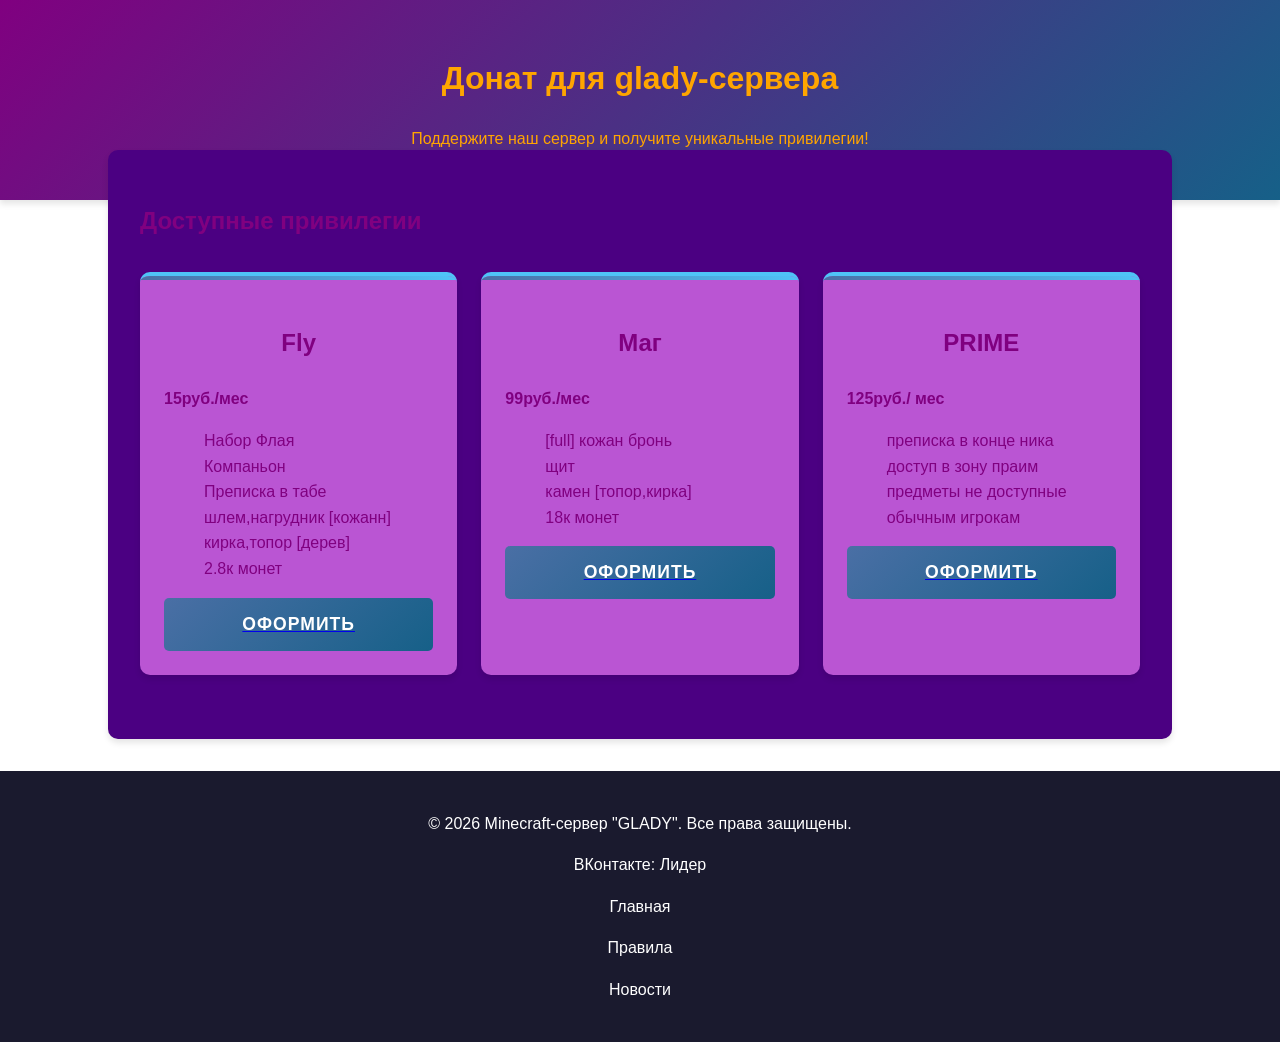
<file: glady-main/index.html>
<!DOCTYPE html>
<html lang="ru">
<head>
    <meta charset="UTF-8">
    <meta name="viewport" content="width=device-width, initial-scale=1.0">
    <link rel="icon" href="img-ico/favicon.ico" type="image/x-icon">
    <title>Донат для GLADY-сервера</title>
    <link rel="stylesheet" href="Css/styles.css">
</head>
<body>
    <header>
        <h1>Донат для glady-сервера</h1>
        <p>Поддержите наш сервер и получите уникальные привилегии!</p>
    </header>

    <div class="container">
        <h2>Доступные привилегии</h2>
        <div class="privileges">
            <div class="privilege">
                <h3>Fly</h3>
                <p><strong>15руб./мес</strong></p>
                <ul class="features">
                    <li>Набор Флая</li>
                    <li>Компаньон</li>
                    <li>Преписка в табе </li>
                    <li>шлем,нагрудник [кожанн]</li>
                    <li>кирка,топор [дерев]</li>
                    <li>2.8к монет </li>
                </ul>
                <a href="https://yoomoney.ru/fundraise/1F89MC84661.260112"><button class=btn type=button>оформить</button></a>
            </div>
            <div class="privilege">
                <h3>Маг</h3>
                <li><strong>99руб./мес </strong></li>
                <ul>
                    <li>[full] кожан бронь</li>
                    <li>щит</li>
                    <li>камен [топор,кирка]</li>
                    <li>18к монет</li>  
                </ul>
                <a href="https://yoomoney.ru/fundraise/1GJBLLG1F3B.260318"><button class=btn type=button>оформить</button></a>
            </div>
            <div class="privilege">
                <h3>PRIME</h3>
                <li><strong>125руб./ мес</strong></li>
                <ul>
                    <li>преписка в конце ника</li>
                    <li>доступ в зону праим</li>
                    <li>предметы не доступные обычным игрокам</li>
                </ul>
                <a href="https://yoomoney.ru/fundraise/1GJ57I3DHEU.260318"><button class=btn type=button>оформить</button></a>
            </div>
        </div>
    </div>
</iframe>
    <footer>
        <p>© 2026 Minecraft-сервер "GLADY". Все права защищены.</p>
        <p>ВКонтакте: <a href="https://vk.com/ga_glady" style="color: white;">Лидер</a></p>
        <p><a href="https://remyra7619.github.io/GLADY-rem/glady-main/main.html" style="color: white;">Главная</a></p>
        <p><a href="mini/rules/index.html" style="color: white;">Правила</a></p>
         <p><a href="mini/rules/news/index.html" style="color: white;">Новости</a></a></p>
    </footer>
          
</body>
</html>
</file>
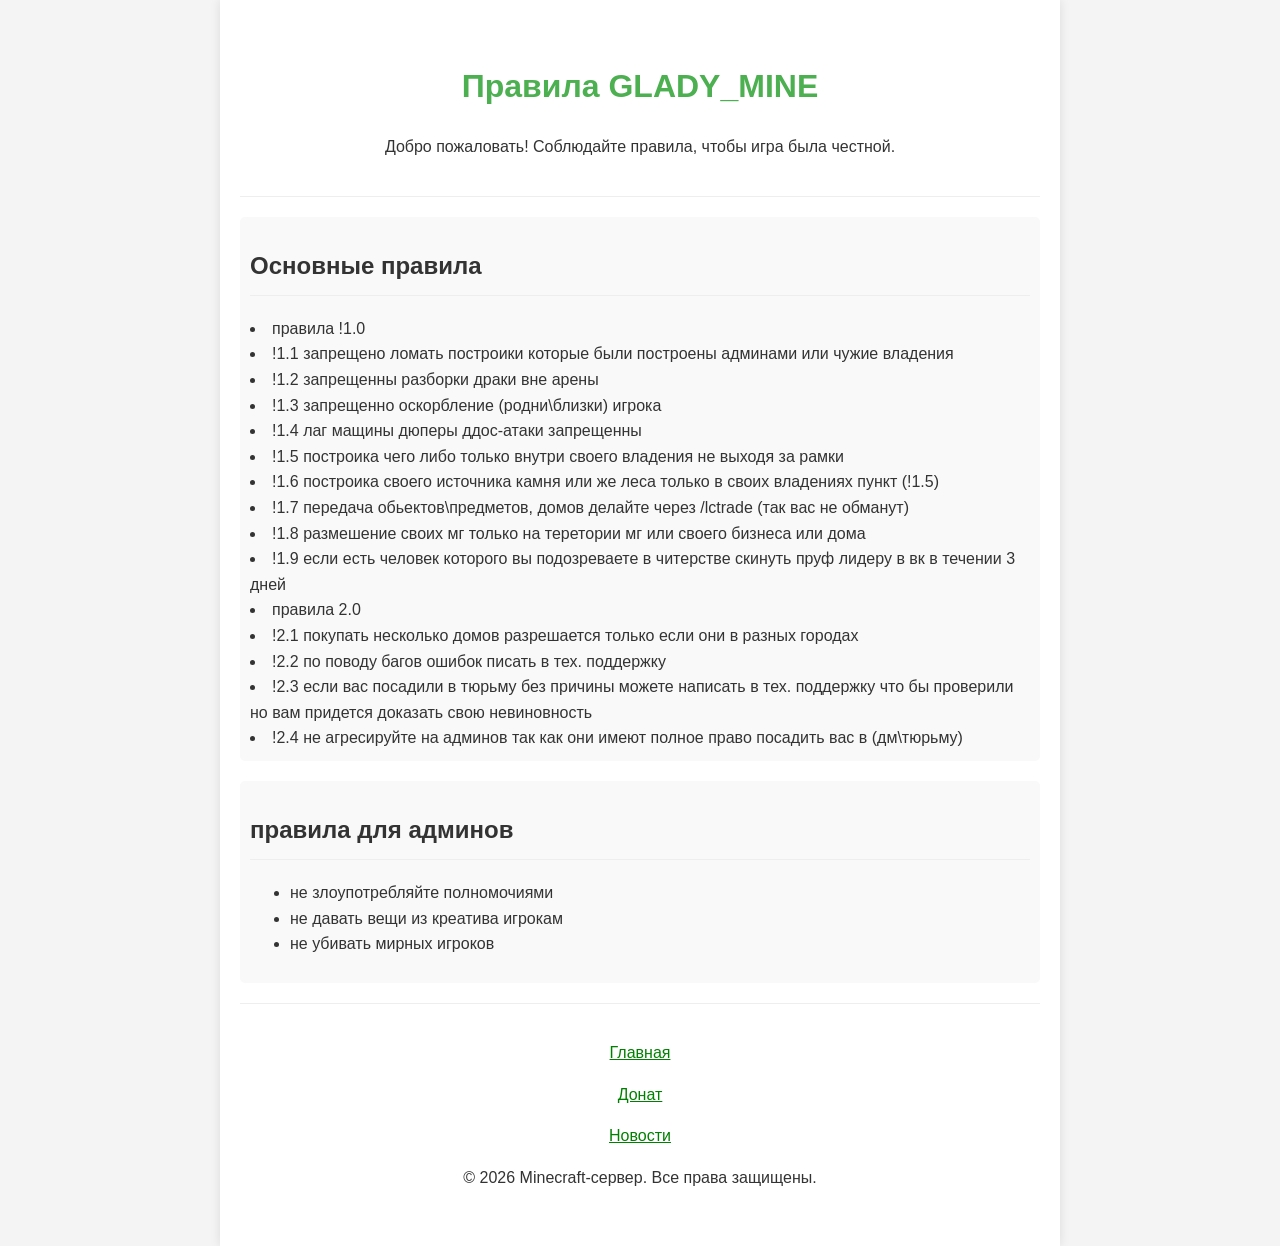
<file: glady-main/mini/rules/index.html>
<!DOCTYPE html>
<html lang="ru">
<head>
    <meta charset="UTF-8">
    <meta name="viewport" content="width=device-width, initial-scale=1.0">
    <link rel="icon" href="img-ico/favicon.ico" type="image/x-icon">
    <title>Правила Minecraft-сервера</title>
    <link rel="icon" href="news/image/rules.ico" rel="stylesheet">
    <link rel="stylesheet" href="style.css">
</head>
<body>
    <div class="container">
        <header>
            <h1>Правила GLADY_MINE</h1>
            <p>Добро пожаловать! Соблюдайте правила, чтобы игра была честной.</p>
        </header>

        <main>
            <section class="rules">
                <h2>Основные правила</h2>
                    <li>правила !1.0</li>
                    <li>!1.1 запрещено ломать построики которые были построены админами или чужие владения</li>
                    <li>!1.2 запрещенны разборки драки вне арены </li>
                    <li>!1.3 запрещенно оскорбление (родни\близки) игрока</li>
                    <li>!1.4 лаг мащины дюперы ддос-атаки запрещенны</li>
                    <li>!1.5 построика чего либо только внутри своего владения не выходя за рамки</li>
                    <li>!1.6 построика своего источника камня или же леса только в своих владениях пункт (!1.5)</li>
                    <li>!1.7 передача обьектов\предметов, домов делайте через /lctrade (так вас не обманут)</li>
                    <li>!1.8 размешение своих мг только на теретории мг или своего бизнеса или дома</li>
                    <li>!1.9 если есть человек которого вы подозреваете в читерстве скинуть пруф лидеру в вк в течении 3 дней</li>
                    <li>правила 2.0</li>
                    <li>!2.1 покупать несколько домов разрешается только если они в разных городах</li>
                    <li>!2.2 по поводу багов ошибок писать в тех. поддержку</li>
                    <li>!2.3 если вас посадили в тюрьму без причины можете написать в тех. поддержку что бы проверили но вам придется доказать свою невиновность </li>
                    <li>!2.4 не агресируйте на админов так как они имеют полное право посадить вас в (дм\тюрьму)</li>
            </section>

            <section class="additional">
                <h2>правила для админов</h2>
                <ul>
                    <li>не злоупотребляйте полномочиями</li>
                    <li>не давать вещи из креатива игрокам</li>
                    <li>не убивать мирных игроков</li>
                </ul>
            </section>
        </main>
        <footer>
            <p><a href="https://remyra7619.github.io/GLADY-rem/glady-main/main.html" style="color: Green;">Главная</a></p>
            <p><a href="https://remyra7619.github.io/GLADY-rem/glady-main/index.html" style="color: Green;">Донат</a></p>
            <p><a href="https://remyra7619.github.io/GLADY-rem/glady-main/mini/rules/news/index.html" style="color: Green;">Новости</a></p>
            <p>© 2026 Minecraft-сервер. Все права защищены.</p>
        </footer>
    </div>
</body>
</html>
</file>
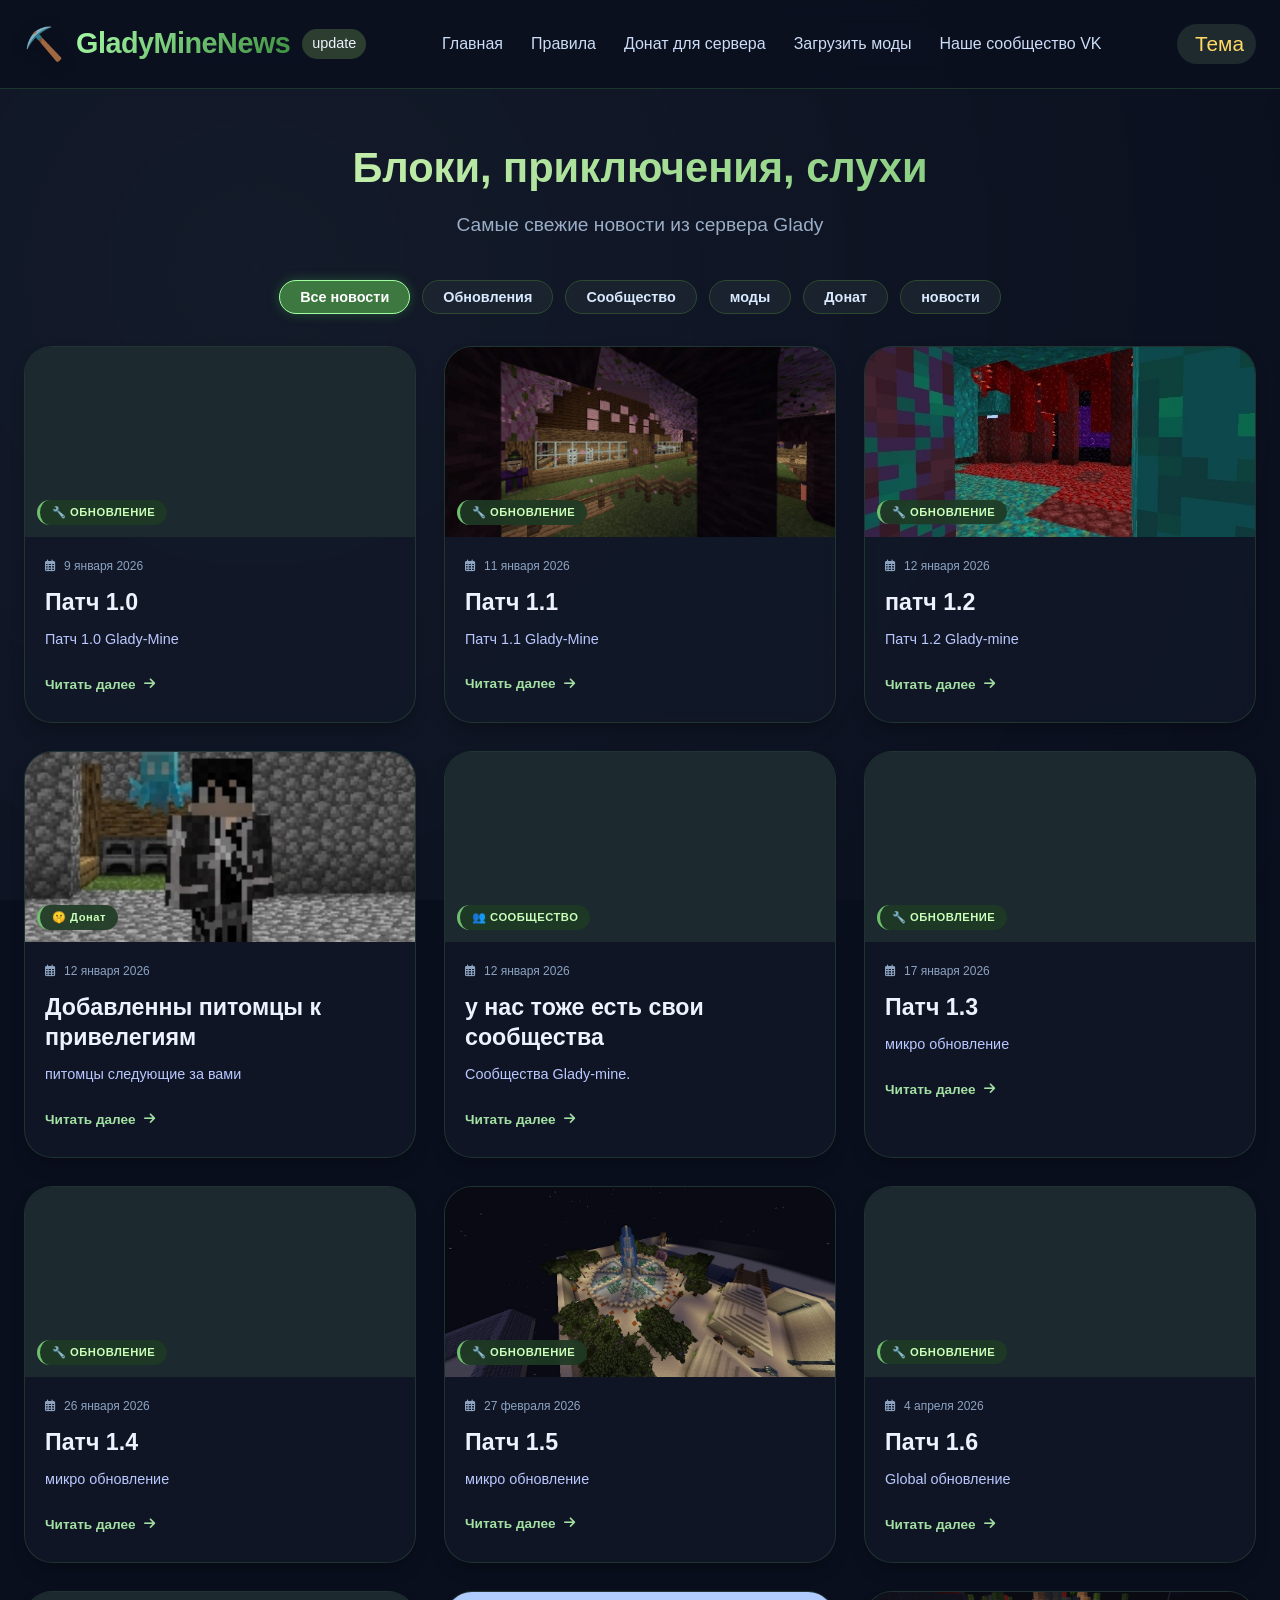
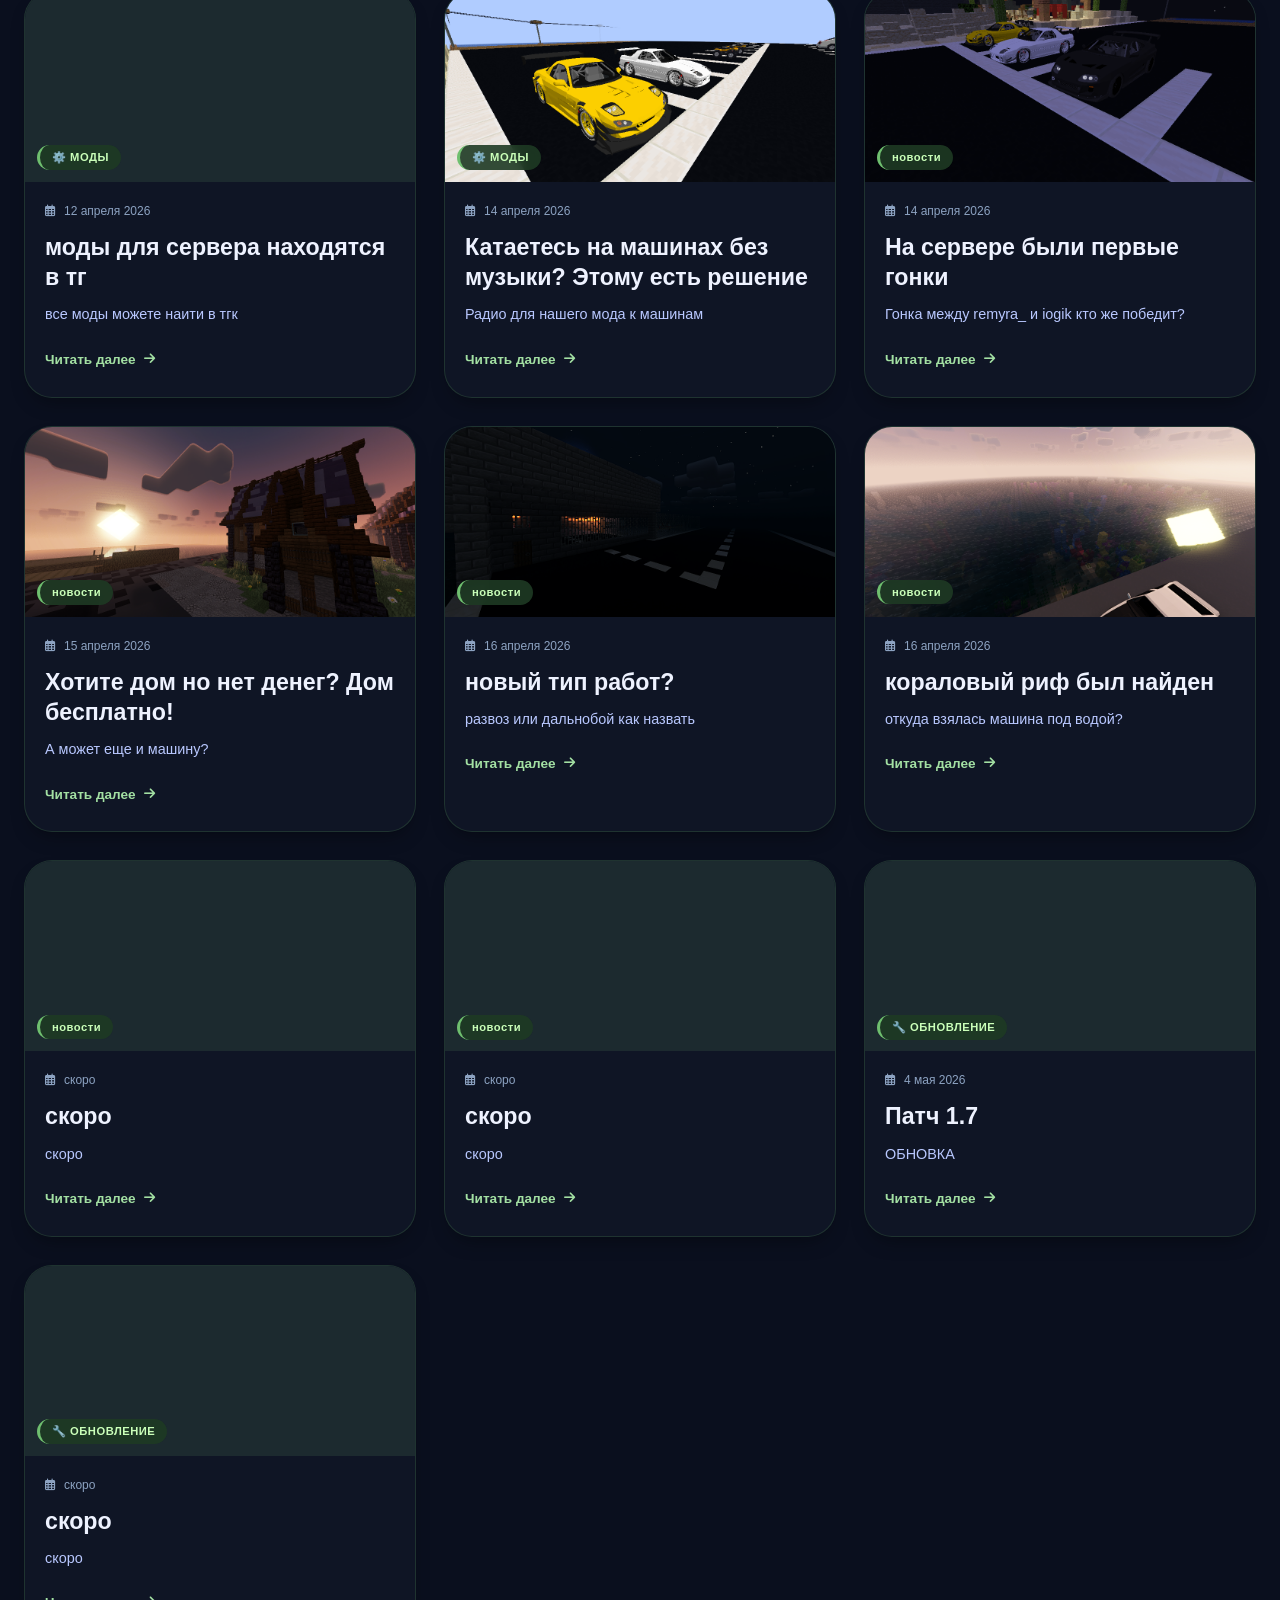
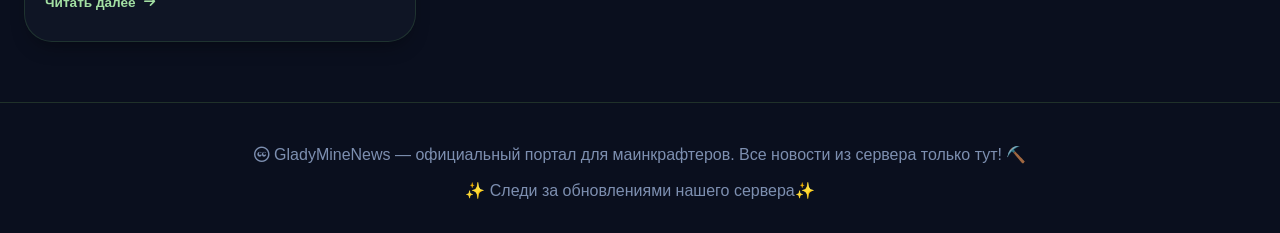
<file: glady-main/mini/rules/news/index.html>
<!DOCTYPE html>
<html lang="ru">
<head>
    <meta charset="UTF-8">
    <meta name="viewport" content="width=device-width, initial-scale=1.0, user-scalable=yes">
    <title>GladyMineNews — Все новости сервера GLADY</title>
    <!-- Шрифты и иконки -->
    <link rel="icon" href="image/logotype_8364613.ico" rel="stylesheet">
    <link rel="stylesheet" href="https://cdnjs.cloudflare.com/ajax/libs/font-awesome/6.0.0-beta3/css/all.min.css">
    <style>
        * {
            margin: 0;
            padding: 0;
            box-sizing: border-box;
        }

        body {
            font-family: 'Inter', sans-serif;
            background: #0a0f1e;
            color: #eef2ff;
            line-height: 1.5;
            scroll-behavior: smooth;
        }

        /* Градиентный фон как у кубического мира */
        body::before {
            content: '';
            position: fixed;
            top: 0;
            left: 0;
            width: 100%;
            height: 100%;
            background: radial-gradient(circle at 20% 30%, rgba(35, 45, 60, 0.4), rgba(10, 15, 30, 0.95));
            pointer-events: none;
            z-index: -2;
        }

        .container {
            max-width: 1280px;
            margin: 0 auto;
            padding: 0 24px;
        }

        /* ШАПКА */
        .header {
            padding: 20px 0;
            border-bottom: 1px solid rgba(100, 200, 100, 0.2);
            background: rgba(10, 15, 30, 0.8);
            backdrop-filter: blur(12px);
            position: sticky;
            top: 0;
            z-index: 100;
        }

        .header-inner {
            display: flex;
            align-items: center;
            justify-content: space-between;
            flex-wrap: wrap;
            gap: 16px;
        }

        .logo {
            display: flex;
            align-items: center;
            gap: 12px;
        }

        .logo-icon {
            font-size: 2rem;
            filter: drop-shadow(0 4px 8px rgba(0,0,0,0.4));
        }

        .logo h1 {
            font-size: 1.8rem;
            font-weight: 800;
            background: linear-gradient(135deg, #aaffaa, #3b8c3e);
            background-clip: text;
            -webkit-background-clip: text;
            color: transparent;
            letter-spacing: -0.5px;
        }

        .logo span {
            font-size: 0.9rem;
            background: #2c3e2f;
            padding: 4px 10px;
            border-radius: 40px;
            font-weight: 500;
        }

        .nav-links {
            display: flex;
            gap: 28px;
            font-weight: 500;
        }

        .nav-links a {
            color: #ccddf8;
            text-decoration: none;
            transition: 0.2s;
            font-size: 1rem;
        }

        .nav-links a:hover {
            color: #8eff8e;
        }

        /* Кнопка смены темы (демо) */
        .theme-toggle {
            background: #1e2a2e;
            border: none;
            color: #ffd966;
            font-size: 1.3rem;
            padding: 8px 12px;
            border-radius: 40px;
            cursor: pointer;
            transition: 0.2s;
        }

        /* Герой */
        .hero {
            margin: 48px 0 32px;
            text-align: center;
        }

        .hero h2 {
            font-size: 2.6rem;
            font-weight: 800;
            background: linear-gradient(to right, #e0ffc0, #6fbf6f);
            background-clip: text;
            -webkit-background-clip: text;
            color: transparent;
        }

        .hero p {
            margin-top: 12px;
            color: #9aaec7;
            font-size: 1.2rem;
        }

        /* Фильтр категорий */
        .categories {
            display: flex;
            flex-wrap: wrap;
            gap: 12px;
            margin: 40px 0 32px;
            justify-content: center;
        }

        .cat-btn {
            background: rgba(30, 40, 50, 0.7);
            border: 1px solid #2e4a2e;
            padding: 8px 20px;
            border-radius: 60px;
            font-weight: 600;
            color: #d9e9ff;
            cursor: pointer;
            transition: all 0.2s;
            font-size: 0.9rem;
        }

        .cat-btn.active {
            background: #3c7840;
            border-color: #a0ffa0;
            color: white;
            box-shadow: 0 0 12px rgba(80, 200, 80, 0.3);
        }

        .cat-btn:hover {
            background: #2f5a33;
        }

        /* Сетка новостей */
        .news-grid {
            display: grid;
            grid-template-columns: repeat(auto-fill, minmax(340px, 1fr));
            gap: 28px;
            margin: 20px 0 60px;
        }

        /* Карточка */
        .news-card {
            background: rgba(18, 25, 40, 0.75);
            backdrop-filter: blur(6px);
            border-radius: 28px;
            border: 1px solid rgba(80, 140, 80, 0.25);
            overflow: hidden;
            transition: transform 0.25s ease, box-shadow 0.2s;
            box-shadow: 0 10px 20px -8px rgba(0,0,0,0.4);
        }

        .news-card:hover {
            transform: translateY(-6px);
            border-color: #5f9e5f;
            box-shadow: 0 24px 36px -12px rgba(0,0,0,0.5);
        }

        .card-img {
            height: 190px;
            background-size: cover;
            background-position: center;
            background-color: #1c2a2f;
            position: relative;
            display: flex;
            align-items: flex-end;
            justify-content: flex-start;
            padding: 12px;
        }

        .tag {
            background: #1f3a24e6;
            backdrop-filter: blur(4px);
            padding: 4px 12px;
            border-radius: 30px;
            font-size: 0.7rem;
            font-weight: 700;
            letter-spacing: 0.5px;
            color: #caffb9;
            border-left: 3px solid #6fbf6f;
        }

        .card-content {
            padding: 20px 20px 24px;
        }

        .date {
            font-size: 0.75rem;
            color: #8da3c2;
            display: flex;
            align-items: center;
            gap: 8px;
            margin-bottom: 12px;
        }

        .card-title {
            font-size: 1.45rem;
            font-weight: 700;
            margin-bottom: 12px;
            line-height: 1.3;
        }

        .card-desc {
            color: #b9c8ff;
            font-size: 0.9rem;
            margin-bottom: 20px;
        }

        .read-more {
            background: none;
            border: none;
            color: #a3e0a3;
            font-weight: 600;
            display: inline-flex;
            align-items: center;
            gap: 8px;
            cursor: pointer;
            padding: 6px 0;
            font-size: 0.85rem;
            transition: gap 0.2s;
        }

        .read-more i {
            font-size: 0.8rem;
        }

        .read-more:hover {
            gap: 12px;
            color: #d4ffb0;
        }

        /* Модальное окно */
        .modal {
            display: none;
            position: fixed;
            top: 0; left: 0;
            width: 100%; height: 100%;
            background: rgba(0, 0, 0, 0.85);
            backdrop-filter: blur(10px);
            justify-content: center;
            align-items: center;
            z-index: 1000;
        }

        .modal-content {
            background: #111a26;
            max-width: 600px;
            width: 90%;
            border-radius: 32px;
            border: 1px solid #4b794b;
            padding: 28px;
            position: relative;
            animation: fadeUp 0.25s ease;
        }

        @keyframes fadeUp {
            from {
                opacity: 0;
                transform: translateY(20px);
            }
            to {
                opacity: 1;
                transform: translateY(0);
            }
        }

        .close-modal {
            position: absolute;top: 20px;
            right: 24px;
            font-size: 28px;
            cursor: pointer;
            color: #bbccff;
        }

        .modal-title {
            font-size: 1.8rem;
            margin-bottom: 16px;
            padding-right: 24px;
        }

        .modal-body {
            color: #cbddf5;
            line-height: 1.6;
        }

        /* Футер */
        .footer {
            text-align: center;
            padding: 40px 0 30px;
            border-top: 1px solid #20312a;
            margin-top: 20px;
            color: #7d8fb0;
        }

        max-width: 700px {
            .header-inner {
                flex-direction: column;
                text-align: center;
            }
            .hero h2 {
                font-size: 1.9rem;
            }
            .news-grid {
                grid-template-columns: 1fr;
            }
        }
    </style>
</head>
<body>

<header class="header">
    <div class="container header-inner">
        <div class="logo">
            <div class="logo-icon">⛏️</div>
            <h1>GladyMineNews</h1>
            <span>update</span>
        </div>
        <div class="nav-links">
            <a href="https://remyra7619.github.io/GLADY-rem/glady-main/main.html">Главная</a>
            <a href="https://remyra7619.github.io/GLADY-rem/glady-main/mini/rules/index.html">Правила</a>
            <a href="https://remyra7619.github.io/GLADY-rem/glady-main/index.html">Донат для сервера</a>
            <a href="https://drive.google.com/file/d/1dJJX7UrNh5ELYTP_NKSgS3rehBstvCRR/view?usp=sharing">Загрузить моды</a>
            <a href="https://vk.com/gladymine">Наше сообщество VK</a>
        </div>
        <button class="theme-toggle" id="themeToggleBtn"><i class="fas fa-pickaxe"></i> Тема</button>
    </div>
</header>

<main class="container">
    <div class="hero">
        <h2>Блоки, приключения, слухи</h2>
        <p>Самые свежие новости из сервера Glady</p>
    </div>

    <div class="categories" id="categoryFilter">
        <button class="cat-btn active" data-cat="all">Все новости</button>
        <button class="cat-btn" data-cat="update">Обновления</button>
        <button class="cat-btn" data-cat="community">Сообщество</button>
        <button class="cat-btn" data-cat="mods">моды</button>
        <button class="cat-btn" data-cat="leaks">Донат</button>
        <button class="cat-btn" data-cat="news">новости</button>
    </div>

    <div id="newsContainer" class="news-grid">
        <!-- Карточки будут отрендерены через JS -->
    </div>
</main>

<div id="newsModal" class="modal">
    <div class="modal-content">
        <span class="close-modal">&times;</span>
        <div class="modal-title" id="modalTitle"></div>
        <div class="modal-body" id="modalBody"></div>
        <div style="margin-top: 24px;"><i class="fas fa-cube"></i> Источник: GladyMineNews</div>
    </div>
</div>

<footer class="footer">
    <div class="container">
        <p><i class="fab fa-creative-commons"></i> GladyMineNews — официальный портал для маинкрафтеров. Все новости из сервера только тут! ⛏️</p>
        <p style="margin-top: 12px;">✨ Следи за обновлениями нашего сервера✨</p>
    </div>
</footer>

<script>
    // БАЗА ДАННЫХ НОВОСТЕЙ (майнкрафт-стиль)
    const newsData = [
        {
            id: 1,
            title: "Патч 1.0",
            description: "Патч 1.0 Glady-Mine ",
            fullText: "немного о сервере все находится в воздухе, построенно лоби где вы спавнетесь изначально или после смерти в лобби мг старый тип + тп на мг новый (мг=магазин) место где стоят админы сервера ну или те кто заслужил там быть справка о правилах и кому писать в случае ошибок лагов на сервере или уе****(читеров мы культурные) телепорт на спавн мира имеются работы (каменьщик, лесоруб, рыбак) *в будущем может будут еще, ну по крайней мере задумка на все это есть* магазины(продажа/торговля) дома(покупка/продажа) имеется локации такие как (рк/дк) *поймёте что это когда поиграете на сервере* (общага) *комнаты в общаге можно купить <навсегда>* (алхимическая + чаровальня) *думаю обьяснять не нужно что это* (море) *как раз таки место где работают рыбаки* еще... 5 секций в разработке 1 работа (как минимум) #new #patch_1_0.",
            category: "update",
            date: "9 января 2026",
            image: "https://images.pexels.com/photos/1714201/pexels-photo-1714201.jpeg?auto=compress&cs=tinysrgb&w=600",
            iconFallback: "🏗️"
        },
        {
            id: 2,
            title: "Патч 1.1",
            description: "Патч 1.1 Glady-Mine ",
            fullText: "𖮌обновление некоторых правил, 𖮌обновление локации спавн, 𖮌обновление лобби + мг, 𖮌обновленные локации, 𖮌обновление работы каменьшика видо-измененится, 𖮌обновленные торги у рыбаков, 𖮌обновленные торги у лесоруба, исправление:𖮌баг с дюпом монет, 𖮌вылаз за стены мира #new #patch_1_1",
            category: "update",
            date: "11 января 2026",
            image: "image/1.1.png",
            iconFallback: "🌀"
        },
        {
            id: 3,
            title: "патч 1.2",
            description: "Патч 1.2 Glady-mine ",
            fullText: "было добавленно (портал в незер)(потрал в эндер мир)(семейный дома)(Vip-zona)(добавили привелегии)",
            category: "update",
            date: "12 января 2026",
            image: "image/nezer.png",
            iconFallback: "🎮"
        },
        {
            id: 4,
            title: "Добавленны питомцы к привелегиям",
            description: "питомцы следующие за вами",
            fullText: "питомцы для Fly(элей) алхимик(скелетик)",
            category: "leaks",
            date: "12 января 2026",
            image: "image/1.2.png",
            iconFallback: "🌌"
        },
        {
            id: 5,
            title: "у нас тоже есть свои сообщества",
            description: "Сообщества Glady-mine.",
            fullText: "tg: https://t.me/+z9FHgtgrTvwzNGQy vk: gladymine.",
            category: "community",
            date: "12 января 2026",
            image: "https://images.pexels.com/photos/3165335/pexels-photo-3165335.jpeg?auto=compress&cs=tinysrgb&w=600",
            iconFallback: "⚔️"
        },
        {
            id: 6,
            title: "Патч 1.3",
            description: "микро обновление",
            fullText: "+новая локация +новая система телепортов через бочку +новый режим раскопки +новая локация затерянный мир +новая локация богиней и богами +добавлена еще одна деревня на спавне +новые дома на спавне  ",
            category: "update",
            date: "17 января 2026",
            image: "https://images.pexels.com/photos/1738935/pexels-photo-1738935.jpeg?auto=compress&cs=tinysrgb&w=600",
            iconFallback: "🛠️"
        },
        {
            id: 7,
            title: "Патч 1.4",
            description: "микро обновление",
            fullText: "𐀏 Мини-игры(новый режим мини-боссы 𐀏 Торговая площадь (с жителями) 𐀏 Видо-измененная арена 𐀏 Площадь с фонтанами и общагами 𐀏 Новые питомцы привелегий 𐀏 Начнется бета-тест ранговой системы 𐁉+Локация на спавне 𐁉+Скуп артефактов 𐁉Переработанная локация море 𐁉Переработанные торговцы 𐁉Мини-игры(локация гонки на лодках по льду) #patch_1_4",
            category: "update",
            date: "26 января 2026",
            image: "https://images.pexels.com/photos/1738935/pexels-photo-1738935.jpeg?auto=compress&cs=tinysrgb&w=600",
            iconFallback: "🛠️"
        },
        {
            id: 9,
            title: "Патч 1.5",
            description: "микро обновление",
            fullText: "  [Локация] Торговый центр В торговом центре:1 Этаж Казино, бар,чил зона 2 Этаж Боссы средние, Боссы хардовые. 3 Этаж Тир 3 зоны.    [Локация] Амбар В амбаре:Пастух который продает яйца призыва.      [Локация] Магическая башня В Магической башне С 1 по 3 этаж стоят нпси которые продают для зелий ингредиенты 4 Этаж чаровальня максимальный уровень.  [бета-версия]      {Локация}[Город]Мэрия <цена: 150 лямов> 1 владелец и (от 1 до 2 рабочих) Полиция <цена: 45 лямов> 1 владелец и (от 1 до 10 рабочих) Школа <цена: 30 лямов> 1 владелец и (от 1 до 4 рабочих) Кафе <цена: 5 лямов> 1 владелец и (от 1 до 2 рабочих)   [New-WORK] дальнобойщики на новых машинах на против автосалона можно подняться на гору где есть задания на развоз определенных билетов      обновили локацию море то что изменилось: [парковка на море то же была изменена] [теперь машина может заехать на локацию] [через парковку] [также на море теперь есть большой красивый фонтан] [сердце с лавочкой для парочек] [так же появилась мини-деревня жителей] [на другой стороне от фонтана есть заправка ] [и двух-этажный дом в котором можно купить студию] [добавили дороги до торговой площади и деревни]  [появилась нормальная парковка для авто] [не далеко от спавна есть {заправка, ресторан,полу автосалон-сто}][переработали не которых нпс-продавцов на спавне]     в скором будущем планируется провести дороги до всех важных локаций особенно на спавне",
            category: "update",
            date: "27 февраля 2026 ",
            image: "image/1.5.png",
            iconFallback: "🛠️"
        },
        {
            id: 10,
            title: "Патч 1.6",
            description: "Global обновление",
            fullText: "карта мира полностью была переработана, была добавлена подписка праим, изменение визуала каждой привелегии, добавленны питомцыы к каждой привелегии не которые привелегии и вовсе убраны с сервера, переработали саит на нем теперь можно почитать правила и приобрести привелегии",
            category: "update",
            date: "4 апреля 2026",
            image: "https://images.pexels.com/photos/1738935/pexels-photo-1738935.jpeg?auto=compress&cs=tinysrgb&w=600",
            iconFallback: "🛠️"
        },
        {
            id: 11,
            title: "моды для сервера находятся в тг ",
            description: "все моды можете наити в тгк",
            fullText: "моды могут измениться следите за выпуском модов",
            category: "mods",
            date: "12 апреля 2026",
            image: "https://images.pexels.com/photos/534220/pexels-photo-534220.jpeg?auto=compress&cs=tinysrgb&w=600",
            iconFallback: "💰"
        },      
        {
            id: 12,
            title: "Катаетесь на машинах без музыки? Этому есть решение",
            description: "Радио для нашего мода к машинам",
            fullText: "http://ep128.hostingradio.ru:8030/ep128 европа+    http://eptop128server.streamr.ru:8033/eptop128 европа топ 40    http://pool.anison.fm:9000/AniSonFM(320)?nocache=0.9834540412142996 аниме радио     https://dfm.hostingradio.ru/dfm128.mp3 дфм(рус)    http://dorognoe.hostingradio.ru:8000/dorognoe дорожное        https://rusradio.hostingradio.ru/rusradio128.mp3 рус радио      http://ep128.hostingradio.ru:8030/ep128 европа+       http://eptop128server.streamr.ru:8033/eptop128 европа топ 40       http://pool.anison.fm:9000/AniSonFM(320)?nocache=0.9834540412142996 аниме радио       https://dfm.hostingradio.ru/dfm128.mp3 дфм(рус)          http://dorognoe.hostingradio.ru:8000/dorognoe дорожное        http://icecast.vgtrk.cdnvideo.ru/mayakfm_mp3_192kbps маяк",
            category: "mods",
            date: "14 апреля 2026",
            image: "image/fs.png",
            iconFallback: "💎"
        },
        {
            id: 13,
            title: "На сервере были первые гонки",
            description: "Гонка между remyra_ и iogik кто же победит?",
            fullText: "Игрок с ником iogik вызвал игрока с ником remyra_ на гонку со ставкой ключ на ключ, ремура принял это предложение началась первая гонка. Ремура на FD3S против Iogik на FS3S игрок iogik одерживает победу, ремура отдал свой ключ но предложил реванш со сменой машин, iogik поверив в себя согласился на вызов игрока ремура_ в этот раз ремура поехал на Subaru impreza wrx sti version 6 игрок iogik взял Supra началась вторая гонка. И ремура одерживает победу, забрав ключ от машины но не останавливаясь предлагает еще один заезд где он на супре а его аппонент на FS3S, игрок иожик отказывался от гонки но ремура был настоичивее и он согласился и вот гонщики опять на старте! Начало 3 гонки в воздухе витает напряжение, но они не отступают! Игрок с ником ремура вновь одержал победу над иожиком иожик не охотно отдал ключ от FS3S мы думали, что на этом все и закончится но тут не ожиданно для нас иожик в этот раз вызывает ремуру на еще одну гонку где он на FD3S, а ремура на Subaru и так гонка начинается! гонка была напреженной и игроки приехали одновременно, было принято решение сменить трассу и они переместились на двух-полосную шоссе где решит только скорость, гонка начинается! В отрыв с ходу уходит FD3S но полный привод SUBARU догоняет FD3S и обходит его победа вновь за игроком ремура! Игрок ремура получив свою машину обратно и еще 2 ключа от SUPRA и FS3S уезжает в закат!",
            category: "news",
            date: "14 апреля 2026",
            image: "image/winer.png",
            iconFallback: "🛠️"
        },
        {
            id: 14,
            title: "Хотите дом но нет денег? Дом бесплатно!",
            description: "А может еще и машину?",
            fullText: "В новом  городке дом игроку дают в подарок за то что он играет на нашем сервере!!! Акция работает до 20 апреля",
            category: "news",
            date: "15 апреля 2026",
            image: "image/FreeHome.png",
            iconFallback: "🛠️"
        },
        {
            id: 15,
            title: "новый тип работ?",
            description: "развоз или дальнобой как назвать",
            fullText: "на днях сидел делал новый тип работы, если у вас есть права категории (С) то вы можете закупать дерево у нпс на складе отвозить в другой город и продавать чуть дороже но прибыль идет к вам в карман. Также можно будет покупать бак топлива на 15 литров и заправлять игроков, можете брать за заправку плату но не больше 10 000 коинов ",
            category: "news",
            date: "16 апреля 2026",
            image: "image/new.png",
            iconFallback: "🛠️"
        },
        {
            id: 16,
            title: "кораловый риф был найден",
            description: "откуда взялась машина под водой?",
            fullText: "Один из игроков попросил наити меня кораловый риф за 5 миллионов коинов я убил 4 часа на их поиски и могу сказать что я его нашел. Но во время моего плаванья по морю на лодке я замечаю в воде что-то странное, я решился высадиться посмотреть что это такое и понимаю что это не просто что-то а самая что есть настоящая машина (ае86 труэно) немного проплыв дальше я понимаю что нашел еще что-то но на этот раз я не ожидал что это будет пожарная машина вообщем продаю свою находку ае86 связаться со мной можете через игрока ремура цена машины 300 тысяч коинов",
            category: "news",
            date: "16 апреля 2026",
            image: "image/rif.png",
            iconFallback: "🛠️"
        },
        {
            id: 17,
            title: "скоро",
            description: "скоро",
            fullText: "скоро",
            category: "news",
            date: "скоро",
            image: "image/",
            iconFallback: "🛠️"
        },
        {
            id: 18,
            title: "скоро",
            description: "скоро",
            fullText: "скоро",
            category: "news",
            date: "скоро",
            image: "image/",
            iconFallback: "🛠️"
        },    
        {
            id: 118,
            title: "Патч 1.7",
            description: "ОБНОВКА",
            fullText: "Добрый день Как вы знаете мы переехали на новую карту в прошлом обновлении Так вот на новой карте мы добавили Локации Море Парковка у моря а так-же Шахта и Аэродром Село у моря Заправка в Селе у моря Трейлерный парк Буддийской городок Деревня Пентхаусов Заправка за деревней Большой город Парковка возле города Гаражи для одной машины Также вернули мини-босов все как вы и просили Причал для рыбалки возле города где есть рыбаки Аэропорт Авто-салон Рынок Грузовых-авто Не далеко от рынка есть гаражный комплекс Также тип работы дальнобой или перевозка древесины на лесопилки Всего лесопилки три и чем дальше от закупа тем дороже оно продается Чуть дальше если проехать можно найти Авто-школу там вы можете сдать на права Не далеко от автошколы есть парковка на этом пока вроде все!Жди те обновлений!!!",
            category: "update",
            date: "4 мая 2026 ",
            image: "image/",
            iconFallback: "🛠️"
        },
        {
            id: 119,
            title: "скоро",
            description: "скоро",
            fullText: "скоро",
            category: "update",
            date: "скоро",
            image: "image/",
            iconFallback: "🛠️"
        },
    ];

    // Функция рендера новостей с фильтром
    let currentCategory = "all";

    function renderNews() {
        const container = document.getElementById("newsContainer");
        if (!container) return;
        
        const filteredNews = currentCategory === "all" 
            ? newsData 
            : newsData.filter(item => item.category === currentCategory);
        
        if (filteredNews.length === 0) {
            container.innerHTML = `<div style="grid-column:1/-1; text-align:center; padding: 60px;"><i class="fas fa-dragon" style="font-size: 48px;"></i><p style="margin-top: 16px;">Новостей в этой категории пока нет, но криперы работают над ними!</p></div>`;
            return;
        }
        
        container.innerHTML = filteredNews.map(news => `
            <div class="news-card" data-id="${news.id}">
                <div class="card-img" style="background-image: url('${news.image}'); background-size: cover; background-position: center;">
                    <div class="tag">${getCategoryLabel(news.category)}</div>
                </div>
                <div class="card-content">
                    <div class="date"><i class="far fa-calendar-alt"></i> ${news.date}</div>
                    <div class="card-title">${escapeHtml(news.title)}</div>
                    <div class="card-desc">${escapeHtml(news.description)}</div>
                    <button class="read-more" data-id="${news.id}">Читать далее <i class="fas fa-arrow-right"></i></button>
                </div>
            </div>
        `).join("");
        
        // Вешаем обработчики на кнопки "читать далее"
        document.querySelectorAll('.read-more').forEach(btn => {
            btn.addEventListener('click', (e) => {
                e.stopPropagation();
                const id = parseInt(btn.getAttribute('data-id'));
                const article = newsData.find(n => n.id === id);
                if (article) openModal(article);
            });
        });
    }
    
    function getCategoryLabel(cat) {
        const map = {
            update: '🔧 ОБНОВЛЕНИЕ',
            community: '👥 СООБЩЕСТВО',
            mods: '⚙️ МОДЫ',
            leaks: '🤫 Донат',
            news: 'новости'
        };
        return map[cat] || '📰 НОВОСТЬ';
    }
    
    function escapeHtml(str) {
        return str.replace(/[&<>]/g, function(m) {
            if (m === '&') return '&amp;';
            if (m === '<') return '&lt;';
            if (m === '>') return '&gt;';
            return m;
        }).replace(/[\uD800-\uDBFF][\uDC00-\uDFFF]/g, function(c) {
            return c;
        });
    }
    
    // Модальное окно
    const modal = document.getElementById("newsModal");
    const modalTitle = document.getElementById("modalTitle");
    const modalBody = document.getElementById("modalBody");
    const closeModalBtn = document.querySelector(".close-modal");
    
    function openModal(news) {
        modalTitle.innerText = news.title;
        modalBody.innerHTML = `<p>${escapeHtml(news.fullText)}</p><div style="margin-top: 20px; border-top: 1px solid #2c4a33; padding-top: 12px;"><i class="fas fa-tag"></i> ${getCategoryLabel(news.category)} &nbsp;|&nbsp; <i class="far fa-clock"></i> ${news.date}</div>`;
        modal.style.display = "flex";
        document.body.style.overflow = "hidden";
    }
    
    function closeModal() {
        modal.style.display = "none";
        document.body.style.overflow = "";
    }
    
    closeModalBtn.addEventListener("click", closeModal);
    window.addEventListener("click", (e) => {
        if (e.target === modal) closeModal();
    });
    
    // Фильтр категорий
    const catButtons = document.querySelectorAll(".cat-btn");
    catButtons.forEach(btn => {
        btn.addEventListener("click", () => {
            catButtons.forEach(b => b.classList.remove("active"));
            btn.classList.add("active");
            currentCategory = btn.getAttribute("data-cat");
            renderNews();
        });
    });
    
    // Тема (светлая/темная) с локальным состоянием (без перезагрузки стилей для демо)
    const themeBtn = document.getElementById("themeToggleBtn");
    let isLight = false;
    themeBtn.addEventListener("click", () => {
        isLight = !isLight;
        if (isLight) {
            document.body.style.background = "#f5f7fc";
            document.body.style.color = "#111";
            document.querySelectorAll(".news-card").forEach(card => {
                card.style.background = "rgba(245, 248, 255, 0.9)";
                card.style.borderColor = "#bdd4b0";
            });
            document.querySelector(".header").style.background = "rgba(240, 245, 250, 0.9)";
            document.querySelector(".header").style.borderBottomColor = "#bbccaa";
            document.querySelectorAll(".card-desc").forEach(d => d.style.color = "#2c3e42");
            document.querySelectorAll(".date").forEach(d => d.style.color = "#4b6a7c");
            themeBtn.style.background = "#e0e7e0";
            themeBtn.style.color = "#2b4f2b";
        } else {
            document.body.style.background = "#0a0f1e";
            document.body.style.color = "#eef2ff";
            document.querySelectorAll(".news-card").forEach(card => {
                card.style.background = "rgba(18, 25, 40, 0.75)";
                card.style.borderColor = "rgba(80, 140, 80, 0.25)";
            });
            document.querySelector(".header").style.background = "rgba(10, 15, 30, 0.8)";
            document.querySelector(".header").style.borderBottomColor = "rgba(100, 200, 100, 0.2)";
            document.querySelectorAll(".card-desc").forEach(d => d.style.color = "#b9c8ff");
            document.querySelectorAll(".date").forEach(d => d.style.color = "#8da3c2");
            themeBtn.style.background = "#1e2a2e";
            themeBtn.style.color = "#ffd966";
        }
    });
    
    // Инициализация
    renderNews();
</script>
</body>
</html>
</file>
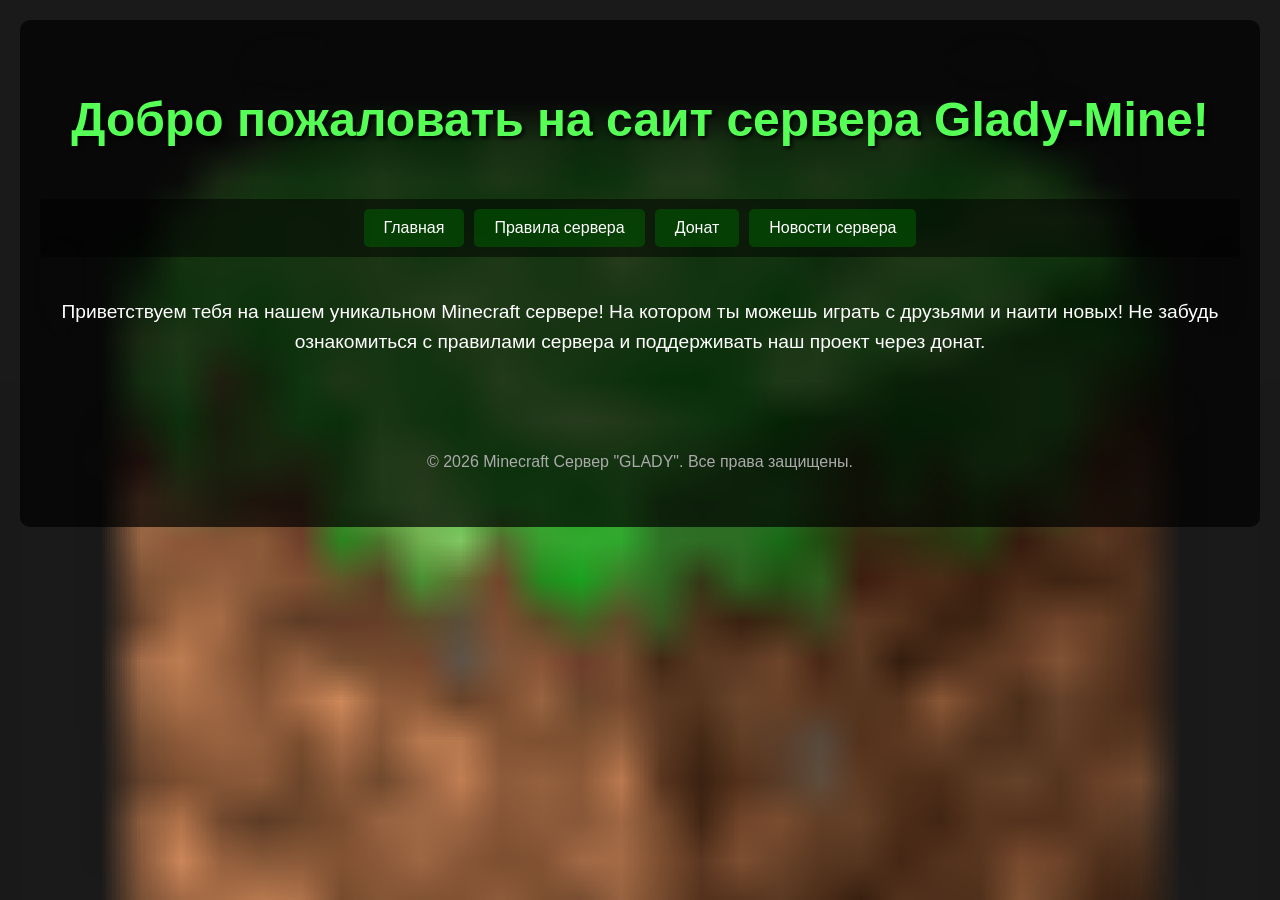
<file: glady-main/main.html>
<!DOCTYPE html>
<html lang="ru">
<head>
    <meta charset="UTF-8">
    <meta name="viewport" content="width=device-width, initial-scale=1.0">
    <title>Glady-Mine</title>
    <style>
        body {
            font-family: 'Minecraft', sans-serif;
            background-color: #1a1a1a;
            color: #fff;
            margin: 0;
            padding: 0;
            background-image: url('img-ico/favicon.ico');
            background-size: cover;
            background-attachment: fixed;
        }

        .container {
            max-width: 1200px;
            margin: 0 auto;
            padding: 20px;
            background-color: rgba(0, 0, 0, 0.7);
            border-radius: 10px;
            margin-top: 20px;
        }

        header {
            text-align: center;
            padding: 20px 0;
        }

        h1 {
            font-size: 3em;
            color: #55ff55;
            text-shadow: 2px 2px 4px #000;
        }

        nav {
            display: flex;
            justify-content: center;
            background-color: rgba(0, 0, 0, 0.5);
            padding: 10px;
            border-radius: 5px;
        }

        nav a {
            color: #fff;
            text-decoration: none;
            padding: 10px 20px;
            margin: 0 5px;
            border-radius: 5px;
            background-color: rgba(0, 100, 0, 0.5);
            transition: background-color 0.3s;
        }

        nav a:hover {
            background-color: rgba(0, 200, 0, 0.7);
        }

        .content {
            padding: 20px;
            text-align: center;
        }

        .content p {
            font-size: 1.2em;
            line-height: 1.6;
        }

        footer {
            text-align: center;
            padding: 20px 0;
            margin-top: 20px;
            color: #aaa;
        }
    </style>
</head>
<body>
    <div class="container">
        <header>
            <h1>Добро пожаловать на саит сервера Glady-Mine!</h1>
        </header>

        <nav>
            <a href="main.html">Главная</a>
            <a href="mini/rules/index.html">Правила сервера</a>
            <a href="index.html">Донат</a>
            <a href="mini/rules/news/index.html">Новости сервера</a>
        </nav>

        <div class="content">
            <p>
                Приветствуем тебя на нашем уникальном Minecraft сервере!
                На котором ты можешь играть с друзьями и наити новых!
                Не забудь ознакомиться с правилами сервера и поддерживать наш проект через донат.
            </p>
        </div>

        <footer>
            <p>&copy; 2026 Minecraft Сервер "GLADY". Все права защищены.</p>
        </footer>
    </div>
</body>
</html>
</file>
<file: glady-main/Css/styles.css>
/* Основные стили */
:root {
    --primary-color: #4a6fa5;
    --secondary-color: #166088;
    --accent-color: #4fc3f7;
    --dark-color: #1a1a2e;
    --light-color: #f8f9fa;
    --success-color: #2ecc71;
    --shadow: 0 4px 6px rgba(0, 0, 0, 0.1);
    --transition: all 0.3s ease;
}

body {
    font-family: 'Segoe UI', Tahoma, Geneva, Verdana, sans-serif;
    background: #800080(135deg, #f5f7fa 0%, #e4e8f0 100%);
    color: #800080;
    margin: 0;
    padding: 0;
    line-height: 1.6;
}

header {
    background: linear-gradient(135deg, #800080, var(--secondary-color));
    color: #FFA500;
    text-align: center;
    padding: 2rem 1rem;
    box-shadow: var(--shadow);
    position: relative;
    overflow: hidden;
}

header::after {
    content: '';
    position: absolute;
    left: 0;
    width: 100%;
    height: 100px;
    background: #800080;
    border-radius: 50% 50% 0 0 / 100% 100% 0 0;
}

.container {
    max-width: 1000px;
    margin: -50px auto 2rem;
    padding: 2rem;
    background: #4B0082;
    border-radius: 10px;
    box-shadow: var(--shadow);
    position: relative;
    z-index: 1;
}

/* Стили для привилегий */
.privileges {
    display: grid;
    grid-template-columns: repeat(auto-fit, minmax(250px, 1fr));
    gap: 1.5rem;
    margin: 2rem 0;
}

.privilege {
    background: #BA55D3;
    border-radius: 10px;
    padding: 1.5rem;
    box-shadow: var(--shadow);
    transition: var(--transition);
    border-top: 4px solid var(--accent-color);
    position: relative;
    overflow: hidden;
    transform: translateY(0);
}

.privilege:hover {
    transform: translateY(-5px);
    box-shadow: 0 10px 20px rgba(0, 0, 0, 0.1);
}

.privilege::before {
    content: '';
    position: absolute;
    top: 0;
    left: 0;
    width: 100%;
    height: 4px;
    background: linear-gradient(90deg, var(--primary-color), var(--accent-color));
}

.privilege h3 {
    text-align: center;
    color: #800080;
    font-size: 1.5rem;
}

.privilege .price {
    text-align: center;
}

.privilege ul {
    list-style: none ;
}

.privilege li { 
    list-style: none;  
}

.privilege li::before {
    text-align: center;
}

/* Стили для формы оплаты */
.payment-form {
    background: var(--light-color);
    padding: 2rem;
    border-radius: 10px;
    margin-top: 2rem;
    box-shadow: var(--shadow);
}

.payment-form h2 {
    color: var(--secondary-color);
    margin-top: 0;
    text-align: center;
}

.form-group {
    margin-bottom: 1.5rem;
}

.form-group label {
    display: #800080;
    margin-bottom: 0.5rem;
    font-weight: 600;
    color: var(--dark-color);
}

.form-group select,
.form-group input {
    width: 100%;
    padding: 0.8rem;
    border: 1px solid #ddd;
    border-radius: 5px;
    font-size: 1rem;
    transition: var(--transition);
}

.form-group select:focus,
.form-group input:focus {
    border-color: var(--accent-color);
    outline: none;
    box-shadow: 0 0 0 2px rgba(79, 195, 247, 0.2);
}

.btn {
    display: block;
    width: 100%;
    padding: 1rem;
    background: linear-gradient(135deg, var(--primary-color), var(--secondary-color));
    color: white;
    border: none;
    border-radius: 5px;
    font-size: 1.1rem;
    font-weight: 600;
    cursor: pointer;
    transition: var(--transition);
    text-transform: uppercase;
    letter-spacing: 1px;
}

.btn:hover {
    background: linear-gradient(135deg, var(--secondary-color), var(--primary-color));
    transform: translateY(-2px);
    box-shadow: 0 5px 15px rgba(0, 0, 0, 0.1);
}

/* Анимация для кнопки */
@keyframes pulse {
    0% { transform: scale(1); }
    50% { transform: scale(1.05); }
    100% { transform: scale(1); }
}

.btn:active {
    animation: pulse 0.5s;
}/* Стили для футера */
footer {
    background: var(--dark-color);
    color: white;
    text-align: center;
    padding: 1.5rem;
    margin-top: 2rem;
}

footer a {
    color: var(--accent-color);
    text-decoration: none;
}

footer a:hover {
    text-decoration: underline;
}

/* Адаптивность */
@media (max-width: 768px) {
    .container {
        margin: -30px auto 1rem;
        padding: 1.5rem;
    }

    header {
        padding: 1.5rem 1rem;
    }

    .privileges {
        grid-template-columns: 1fr;
    }
}

/* Дополнительные эффекты */
@keyframes float {
    0% { transform: translateY(0px); }
    50% { transform: translateY(-10px); }
    100% { transform: translateY(0px); }
}

.privilege:nth-child(2) {
    animation: float 6s ease-in-out infinite;
    animation-delay: 1s;
}

.privilege:nth-child(3) {
    animation: float 6s ease-in-out infinite;
    animation-delay: 2s;
}

/* Подсветка для активных элементов */
.privilege.active {
    border-top-color: var(--success-color);
    box-shadow: 0 0 0 2px var(--success-color);
}

.privilege.active h3 {
    color: var(--success-color);
}
/* Стили для блока профиля */
.user-profile {
    position: absolute;
    top: 1rem;
    right: 1rem;
    display: flex;
    align-items: center;
    gap: 1rem;
    z-index: 100;
}

.user-authenticated,
.user-guest {
    display: flex;
    align-items: center;
    gap: 0.8rem;
}

.user-avatar img {
    width: 40px;
    height: 40px;
    border-radius: 50%;
    object-fit: cover;
    border: 2px solid var(--accent-color);
}

.user-nickname {
    color: white;
    font-weight: 600;
}

.user-menu {
    display: flex;
    gap: 0.5rem;
}

.btn-profile,
.btn-logout,
.btn-login,
.btn-register {
    padding: 0.4rem 0.8rem;
    border: none;
    border-radius: 4px;
    cursor: pointer;
    font-size: 0.9rem;
    transition: all 0.2s;
}

.btn-profile {
    background: rgba(255, 255, 255, 0.2);
    color: white;
}

.btn-profile:hover {
    background: rgba(255, 255, 255, 0.3);
}

.btn-logout {
    background: #e74c3c;
    color: white;
}

.btn-logout:hover {
    background: #c0392b;
}

.btn-login {
    background: var(--accent-color);
    color: white;
}

.btn-login:hover {
    background: #3daee9;
}

.btn-register {
    background: var(--success-color);
    color: white;
}

.btn-register:hover {
    background: #27ae60;
}

/* Адаптивность */
@media (max-width: 600px) {
    .user-profile {
        flex-direction: column;
        position: static;
        margin-top: 1rem;
    }
}
</file>
<file: glady-main/mini/rules/style.css>
body {
    font-family: Arial, sans-serif;
    line-height: 1.6;
    margin: 0;
    padding: 0;
    background-color: #f4f4f4;
    color: #333;
}

.container {
    max-width: 800px;
    margin: 0 auto;
    padding: 20px;
    background: #fff;
    box-shadow: 0 0 10px rgba(0, 0, 0, 0.1);
}

header {
    text-align: center;
    padding: 20px 0;
    border-bottom: 1px solid #eee;
}

h1 {
    color: #4CAF50;
}

h2 {
    color: #333;
    border-bottom: 1px solid #eee;
    padding-bottom: 10px;
}

.rules, .additional {
    margin: 20px 0;
    padding: 10px;
    background: #f9f9f9;
    border-radius: 5px;
}

footer {
    text-align: center;
    padding: 20px 0;
    border-top: 1px solid #eee;
    margin-top: 20px;
}
</file>
